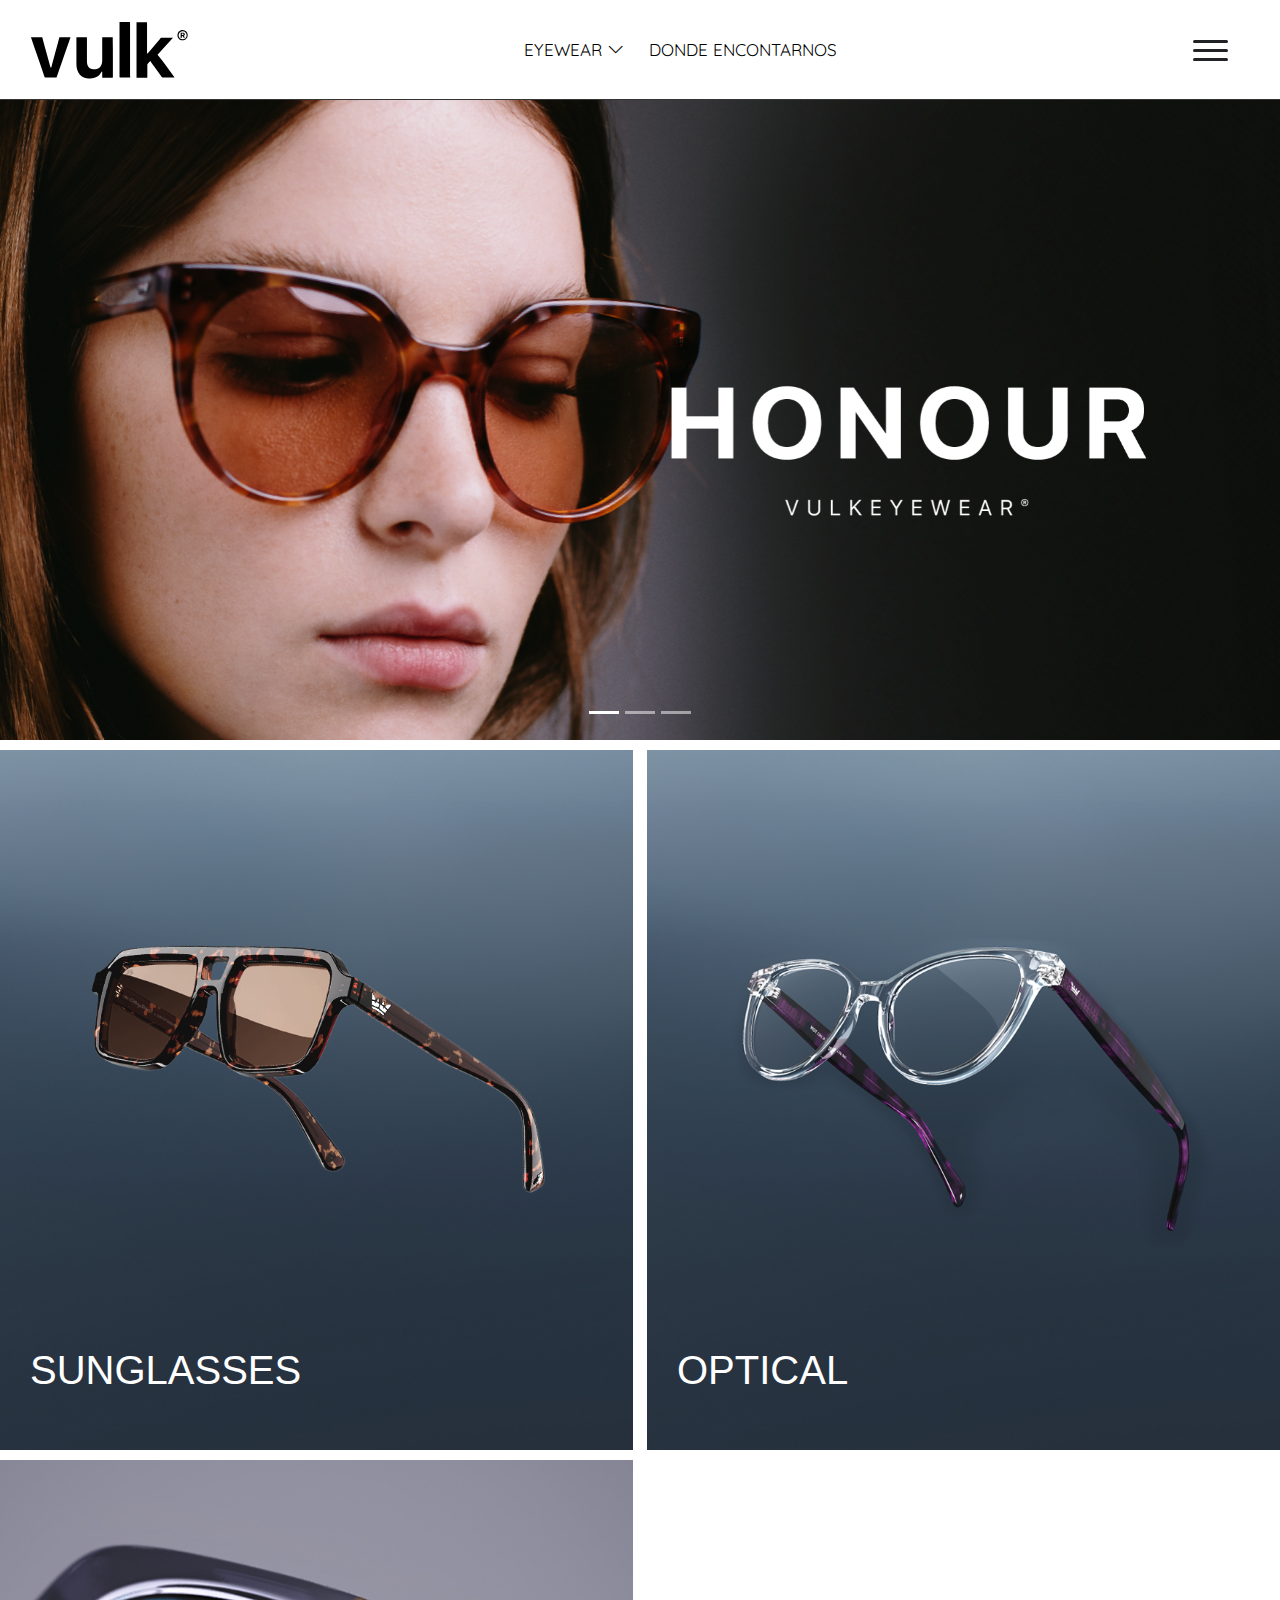
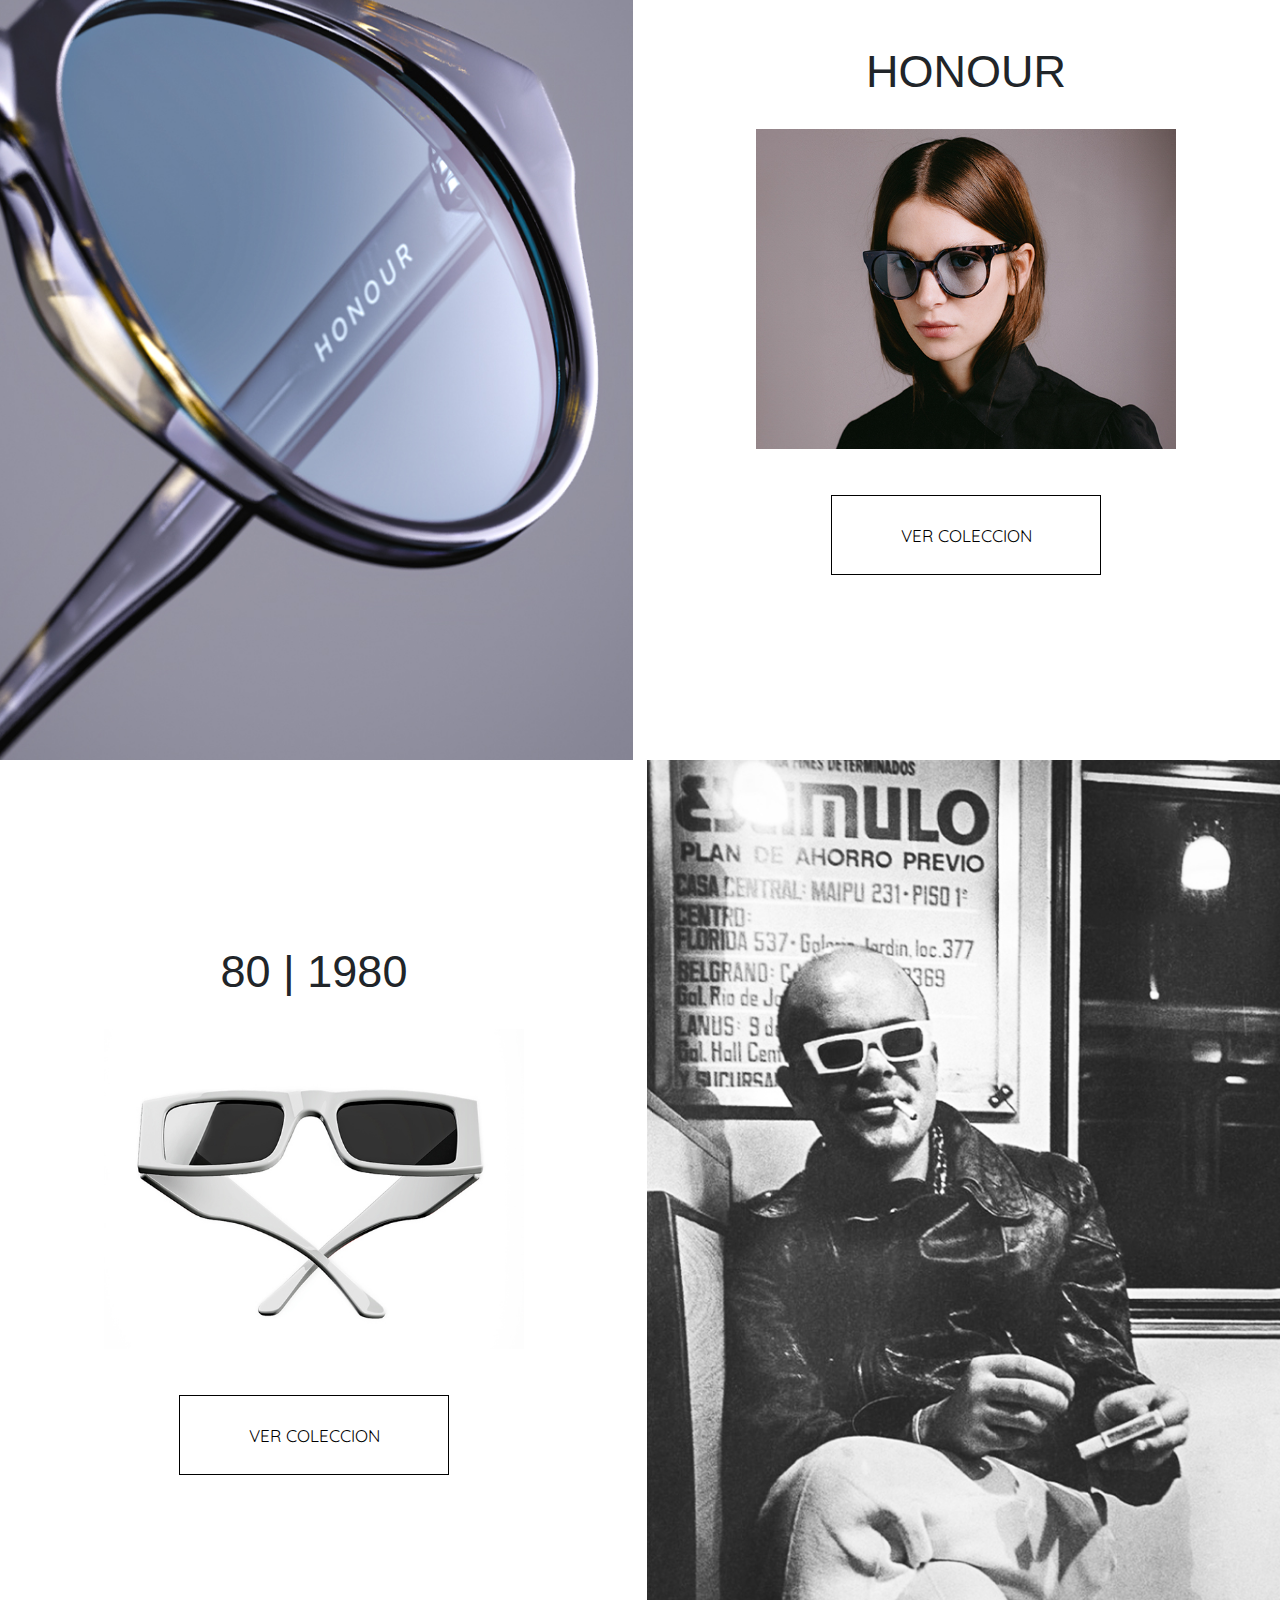
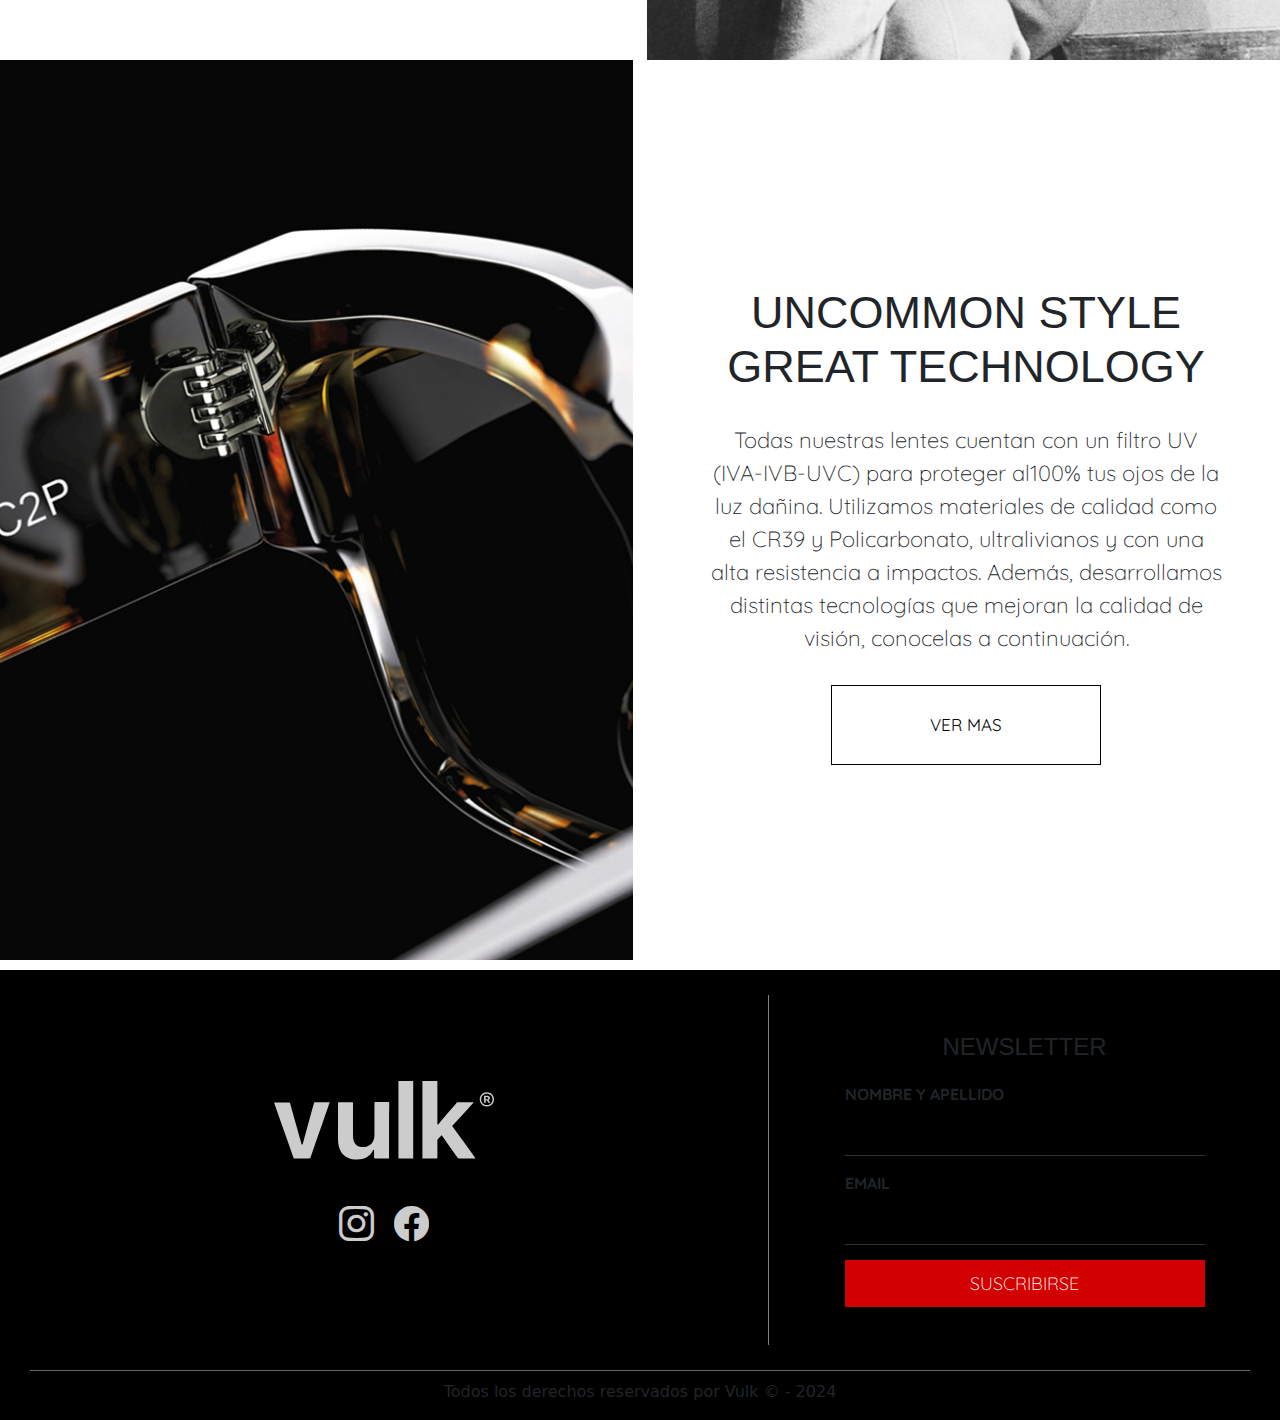
<file: index.html>
<!DOCTYPE html>
<html lang="es">
<head>
    <meta charset="UTF-8">
    <meta name="viewport" content="width=device-width, initial-scale=1.0">
    <link href="https://cdn.jsdelivr.net/npm/bootstrap@5.3.3/dist/css/bootstrap.min.css" rel="stylesheet" integrity="sha384-QWTKZyjpPEjISv5WaRU9OFeRpok6YctnYmDr5pNlyT2bRjXh0JMhjY6hW+ALEwIH" crossorigin="anonymous">
    <link href="https://api.fontshare.com/v2/css?f[]=panchang@700&display=swap" rel="stylesheet">
    <link rel="stylesheet" href="./styles.css">
    <link rel="icon" href="./media/vulkLogo.svg">
    <title>Vulk</title>
</head>
<body>
   
    <nav class="navbar">
        <div class="logo">
            <a href="./index.html"><img src="./media/vulkLogo.svg" alt="" srcset=""></a>
        </div>
        <div class="links">
            <a href="./productos.html">eyewear <i class="bi bi-chevron-down"></i></a>
            <a href="#">donde encontarnos</a>
        </div>
        <div class="menu-icon" id="menu-icon">
            <div class="bar"></div>
            <div class="bar"></div>
            <div class="bar"></div>
        </div>
        <div class="menu" id="menu">
            <div class="nav-grid">
                <img src="./media/imgmenu.jpg" alt="" srcset="">
                <span class="span-grid">/ NEW MODEL</span>
                <h1 class="title-grid">SEXINESS BY SAMOT</h1>
            </div>
            <div class="nav-grid">
                <span class="span-grid">/ PRODUCTOS</span>
                <a href="./productos.html"><h3 class="productos-grid">EYEWEAR</h3></a>
                <a href="./productos.html"><h3 class="productos-grid">COLECCIONES</h3></a> 
            </div>
            <div class="nav-grid">
                <span class="span-grid">/ ABOUT US</span>
                <h3 class="about-grid">TECNOLOGIA</h3>
                <h3 class="about-grid">SOBRE NOSOTROS</h3>
                <h3 class="about-grid">DONDE ENCONTRARNOS</h3>
            </div>
            <div class="nav-grid">
                <span class="span-grid">/ CONTACTO</span>
                <a href="./contacto.html"><h3 class="contacto-grid">CONTACTO</h3></a> 
                <h3 class="contacto-grid">CUSTOMER SERVICE</h3>
            </div>
        </div>
    </nav>

    <div id="carouselExampleIndicators" class="carousel slide">
        <div class="carousel-indicators">
          <button type="button" data-bs-target="#carouselExampleIndicators" data-bs-slide-to="0" class="active" aria-current="true" aria-label="Slide 1"></button>
          <button type="button" data-bs-target="#carouselExampleIndicators" data-bs-slide-to="1" aria-label="Slide 2"></button>
          <button type="button" data-bs-target="#carouselExampleIndicators" data-bs-slide-to="2" aria-label="Slide 3"></button>
        </div>
        <div class="carousel-inner">
          <div class="carousel-item active">
            <img src="./media/honour.png" class="d-block w-100" alt="...">
          </div>
          <div class="carousel-item">
            <img src="./media/eyewhere.jpg" class="d-block w-100" alt="...">
          </div>
          <div class="carousel-item">
            <img src="./media/sexiness.jpg" class="d-block w-100" alt="...">
          </div>
        </div>
    </div>

    <section class="glass">
        <div class="glass-row">
            <div class="dark-glass">
                <img src="./media/sunglass.jpg" alt="" srcset="">
                <a href="#" class="sunglass">SUNGLASSES</a>
            </div>
        
            <div class="optical-glass">
                <img src="./media/optical.jpg" alt="" srcset="">
                <a href="#" class="optical">OPTICAL</a>
            </div>
        </div>
    </section>

    <div class="container-fluid">
        <div class="row align-item-center">
            <div class="col-md-6 honour-img">
                <img src="./media/coleccionH.jpg" alt="" srcset="" class="img-fluid cover-image">
            </div>
            <div class="col-md-6 text-center honour-container">
                <h1 class="title-coleccion">HONOUR</h1>
                <img src="./media/coleccionHperfil.jpg" alt="" srcset="" class="img-fluid mb-3">
                    <a href="#"  class="btn-coleccion"> VER COLECCION</a>
            </div>
        </div>
    </div>

    <div class="container-fluid">
        <div class="row align-item-center">
            <div class="col-md-6 lucacontainer">
                <h1 class="title-coleccion">80 | 1980</h1>
                <img src="./media/glassluca.jpg" alt="" srcset="" class="img-fluid mb-3">
                <a href="#"  class="btn-coleccion"> VER COLECCION</a>
            </div>
            <div class="col-md-6 text-center glassluca">
                <img src="./media/lucacoleccion.jpg" alt="" srcset="" class="img-fluid cover-image">
            </div>
        </div>
    </div>

    <div class="container-fluid">
        <div class="row align-item-center">
            <div class="col-md-6 honour-img">
                <img src="./media/tech.jpg" alt="" srcset="" class="img-fluid cover-image">
            </div>
            <div class="col-md-6 text-center tech-container">
                <h1 class="title-coleccion tech-title">UNCOMMON STYLE GREAT TECHNOLOGY</h1>
                <p class="tech-info">Todas nuestras lentes cuentan con un filtro UV (IVA-IVB-UVC) para proteger al100% tus ojos de la luz dañina. Utilizamos materiales de calidad como el CR39 y Policarbonato, ultralivianos y con una alta resistencia a impactos. Además, desarrollamos distintas tecnologías que mejoran la calidad de visión, conocelas a continuación.</p>
                <a href="#"  class="btn-coleccion"> VER MAS</a>
            </div>
        </div>
    </div>

    <footer class="footer">
        <div class="foot-links">
        <div class="foot-logo">
            <img src="./media/footwhite.svg" alt="" srcset="">
            <div class="foot-social">
                <a href="#"><i class="bi bi-instagram"></i></a>
                <a href="#"><i class="bi bi-facebook"></i></a>
            </div>
        </div>
        <div class="vertical"></div>
        <div class="newsletter">
            <h1 class="title-new">NEWSLETTER</h1>
            <form action="" class="foot-new">
                <label for="name">NOMBRE Y APELLIDO</label>
                    <input type="text" name="name" id="name" required>
                <label for="email">EMAIL</label>
                    <input type="email" name="email" id="email" required>
                <button type="submit">SUSCRIBIRSE</button>
            </form>
        </div>
        </div>
        <div class="foot-line">
            <div class="line"></div>
        </div>
        <div class="foot-copy">
            <p class="derechos">Todos los derechos reservados por Vulk <span>©</span> - 2024</p>
        </div>
    </footer>



    <script src="https://cdn.jsdelivr.net/npm/bootstrap@5.3.3/dist/js/bootstrap.bundle.min.js" integrity="sha384-YvpcrYf0tY3lHB60NNkmXc5s9fDVZLESaAA55NDzOxhy9GkcIdslK1eN7N6jIeHz" crossorigin="anonymous"></script>
    <script src="./main.js"></script>
   
    
</body>
</html>
</file>
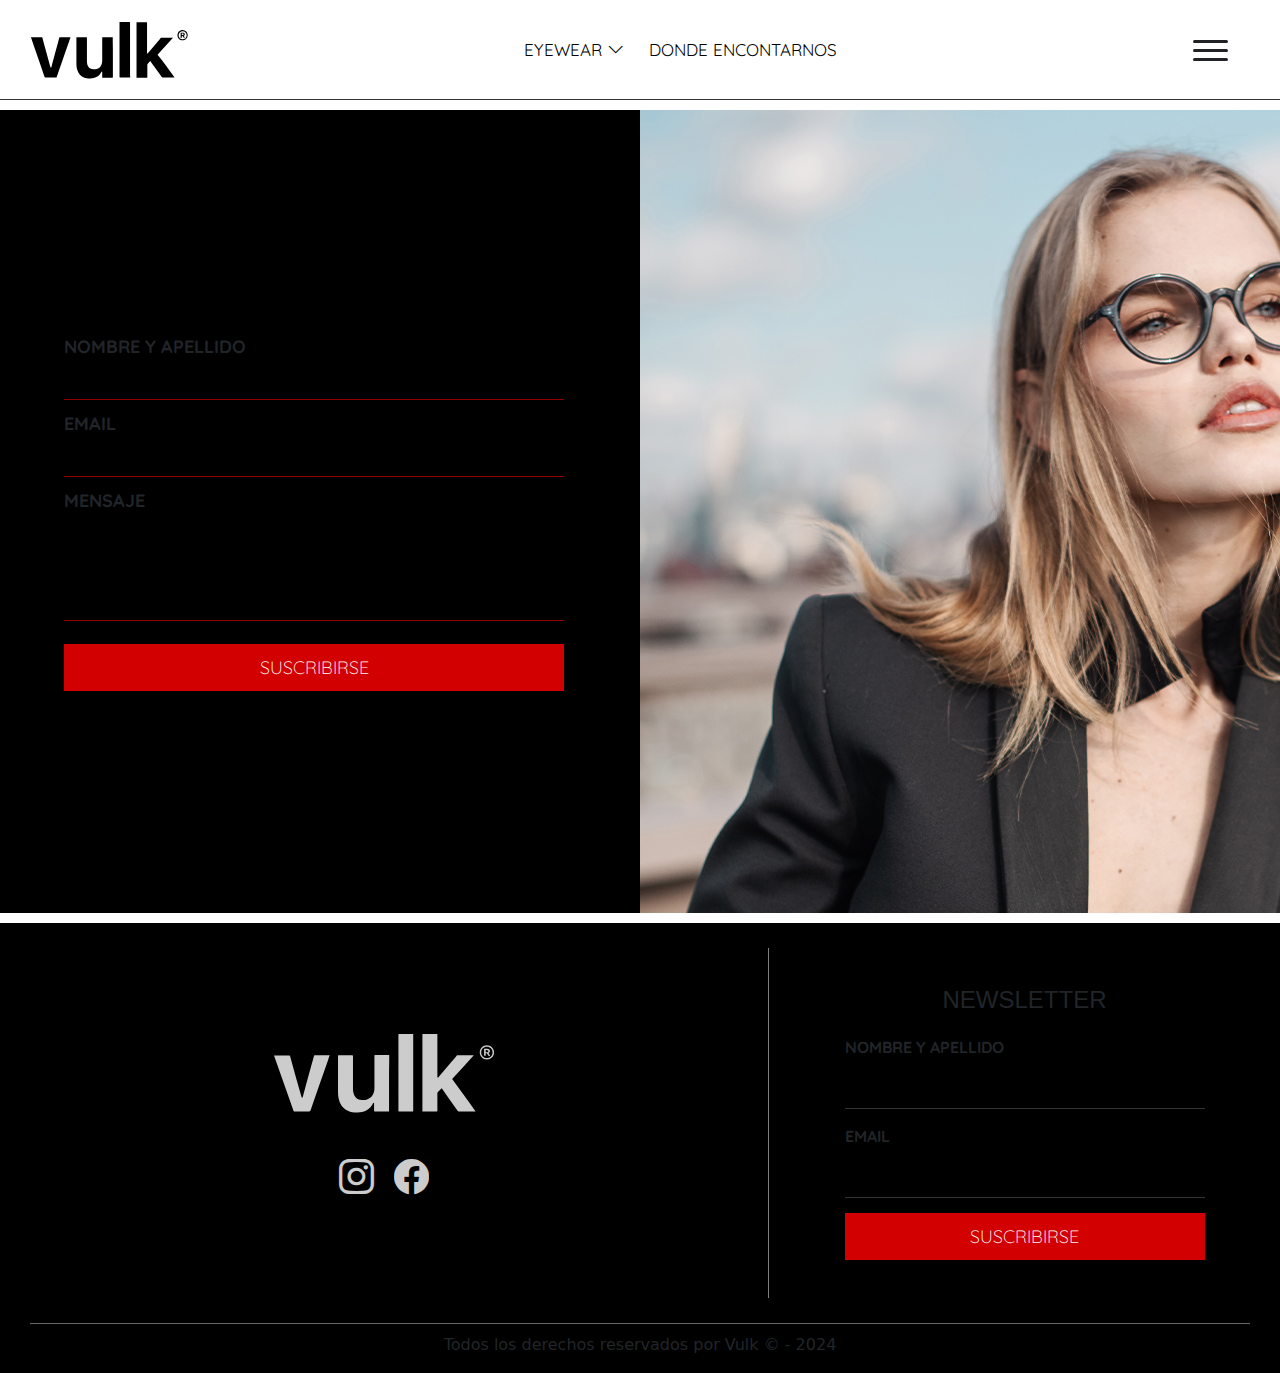
<file: contacto.html>
<!DOCTYPE html>
<html lang="es">
<head>
    <meta charset="UTF-8">
    <meta name="viewport" content="width=device-width, initial-scale=1.0">
    <link href="https://cdn.jsdelivr.net/npm/bootstrap@5.3.3/dist/css/bootstrap.min.css" rel="stylesheet" integrity="sha384-QWTKZyjpPEjISv5WaRU9OFeRpok6YctnYmDr5pNlyT2bRjXh0JMhjY6hW+ALEwIH" crossorigin="anonymous">
    <link href="https://api.fontshare.com/v2/css?f[]=panchang@700&display=swap" rel="stylesheet">
    <link rel="stylesheet" href="./styles.css">
    <link rel="icon" href="./media/vulkLogo.svg">
    <title>Contacto</title>
</head>
<body>

    <nav class="navbar">
        <div class="logo"> 
            <a href="./index.html"><img src="./media/vulkLogo.svg" alt="" srcset=""></a>
        </div>
        <div class="links">
            <a href="#">eyewear <i class="bi bi-chevron-down"></i></a>
            <a href="#">donde encontarnos</a>
        </div>
        <div class="menu-icon" id="menu-icon">
            <div class="bar"></div>
            <div class="bar"></div>
            <div class="bar"></div>
        </div>
        <div class="menu" id="menu">
            <div class="nav-grid">
                <img src="./media/imgmenu.jpg" alt="" srcset="">
                <span class="span-grid">/ NEW MODEL</span>
                <h1 class="title-grid">SEXINESS BY SAMOT</h1>
            </div>
            <div class="nav-grid">
                <span class="span-grid">/ PRODUCTOS</span>
                <h3 class="productos-grid">EYEWEAR</h3>
                <h3 class="productos-grid">COLECCIONES</h3>
            </div>
            <div class="nav-grid">
                <span class="span-grid">/ ABOUT US</span>
                <h3 class="about-grid">TECNOLOGIA</h3>
                <h3 class="about-grid">SOBRE NOSOTROS</h3>
                <h3 class="about-grid">DONDE ENCONTRARNOS</h3>
            </div>
            <div class="nav-grid">
                <span class="span-grid">/ CONTACTO</span>
                <h3 class="contacto-grid">CONTACTO</h3>
                <h3 class="contacto-grid">CUSTOMER SERVICE</h3>
            </div>
        </div>
    </nav>

    <section class="contacto container-fluid">
        <div class="row aling-item-center contact-container">
            <div class="contact-data col-md-6 text-center">
                <form action="" class="contac-form">
                    <label for="name">NOMBRE Y APELLIDO</label>
                        <input type="text" name="name" id="name" required>
                    <label for="email">EMAIL</label>
                        <input type="email" name="email" id="email" required>
                        <label for="message">MENSAJE</label>
                        <textarea id="message" name="message" rows="4" cols="10" required></textarea>
                    <button type="submit">SUSCRIBIRSE</button>
                </form>
            </div>
            <div class="contact-img col-md-6 ">
                <img src="./media/contactF.jpg" alt="" srcset="">
            </div>
        </div>
    </section>

    <footer class="footer">
        <div class="foot-links">
        <div class="foot-logo">
            <img src="./media/footwhite.svg" alt="" srcset="">
            <div class="foot-social">
                <a href="#"><i class="bi bi-instagram"></i></a>
                <a href="#"><i class="bi bi-facebook"></i></a>
            </div>
        </div>
        <div class="vertical"></div>
        <div class="newsletter">
            <h1 class="title-new">NEWSLETTER</h1>
            <form action="" class="foot-new">
                <label for="name">NOMBRE Y APELLIDO</label>
                    <input type="text" name="name" id="name" required>
                <label for="email">EMAIL</label>
                    <input type="email" name="email" id="email" required>
                <button type="submit">SUSCRIBIRSE</button>
            </form>
        </div>
        </div>
        <div class="foot-line">
            <div class="line"></div>
        </div>
        <div class="foot-copy">
            <p class="derechos">Todos los derechos reservados por Vulk <span>©</span> - 2024</p>
        </div>
    </footer>
    
    <script src="https://cdn.jsdelivr.net/npm/bootstrap@5.3.3/dist/js/bootstrap.bundle.min.js" integrity="sha384-YvpcrYf0tY3lHB60NNkmXc5s9fDVZLESaAA55NDzOxhy9GkcIdslK1eN7N6jIeHz" crossorigin="anonymous"></script>
    <script src="./main.js"></script>
    
</body>
</html>
</file>
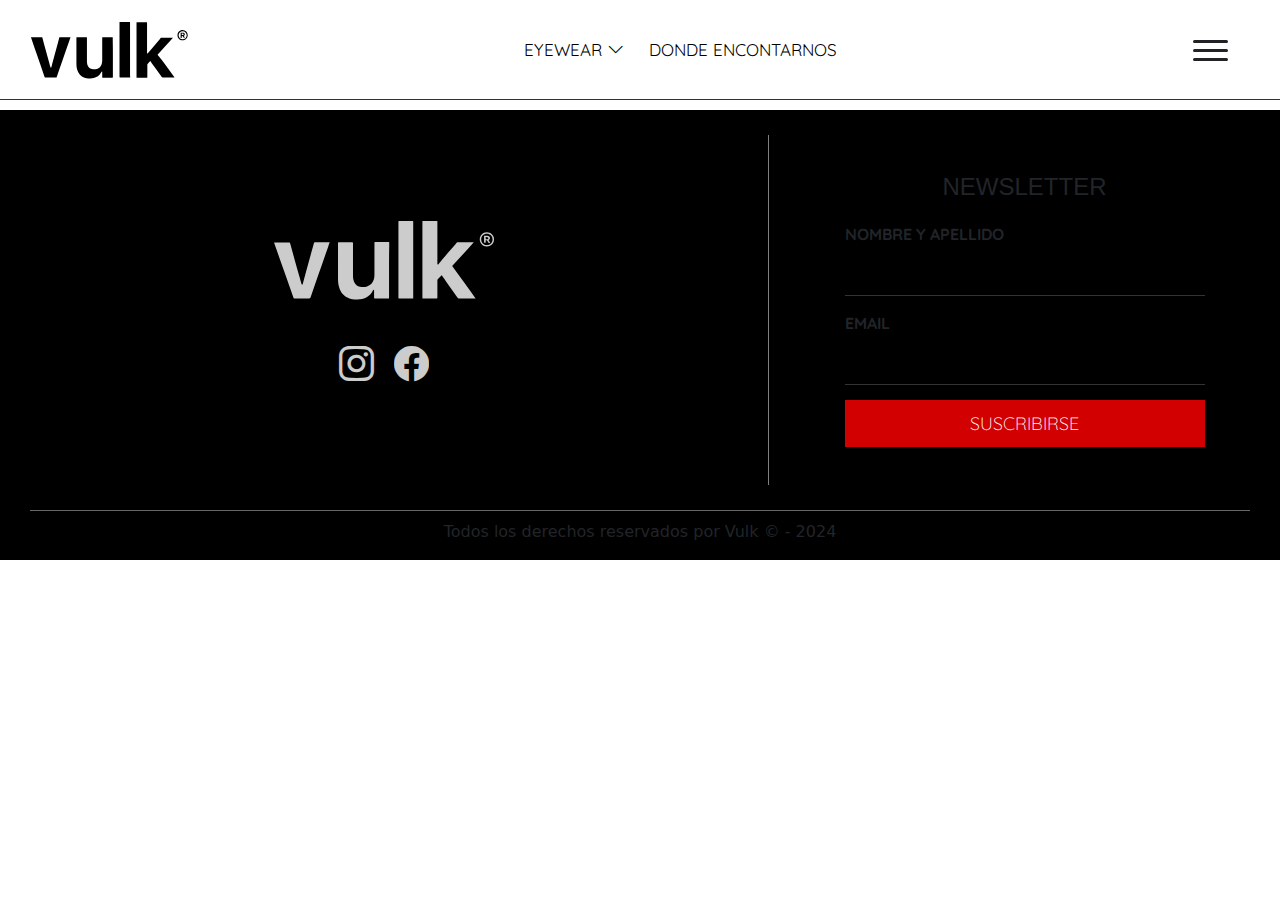
<file: productos.html>
<!DOCTYPE html>
<html lang="es">
<head>
    <meta charset="UTF-8">
    <meta name="viewport" content="width=device-width, initial-scale=1.0">
    <link href="https://cdn.jsdelivr.net/npm/bootstrap@5.3.3/dist/css/bootstrap.min.css" rel="stylesheet" integrity="sha384-QWTKZyjpPEjISv5WaRU9OFeRpok6YctnYmDr5pNlyT2bRjXh0JMhjY6hW+ALEwIH" crossorigin="anonymous">
    <link href="https://api.fontshare.com/v2/css?f[]=panchang@700&display=swap" rel="stylesheet">
    <link rel="stylesheet" href="styles.css">
    <link rel="icon" href="./media/vulkLogo.svg">
    <title>EYEWEAR</title>
</head>
<body>

    <nav class="navbar">
        <div class="logo">
            <a href="./index.html"><img src="./media/vulkLogo.svg" alt="" srcset=""></a>
        </div>
        <div class="links">
            <a href="#">eyewear <i class="bi bi-chevron-down"></i></a>
            <a href="#">donde encontarnos</a>
        </div>
        <div class="menu-icon" id="menu-icon">
            <div class="bar"></div>
            <div class="bar"></div>
            <div class="bar"></div>
        </div>
        <div class="menu" id="menu">
            <div class="nav-grid">
                <img src="./media/imgmenu.jpg" alt="" srcset="">
                <span class="span-grid">/ NEW MODEL</span>
                <h1 class="title-grid">SEXINESS BY SAMOT</h1>
            </div>
            <div class="nav-grid">
                <span class="span-grid">/ PRODUCTOS</span>
                <h3 class="productos-grid">EYEWEAR</h3>
                <h3 class="productos-grid">COLECCIONES</h3>
            </div>
            <div class="nav-grid">
                <span class="span-grid">/ ABOUT US</span>
                <h3 class="about-grid">TECNOLOGIA</h3>
                <h3 class="about-grid">SOBRE NOSOTROS</h3>
                <h3 class="about-grid">DONDE ENCONTRARNOS</h3>
            </div>
            <div class="nav-grid">
                <span class="span-grid">/ CONTACTO</span>
                <h3 class="contacto-grid">CONTACTO</h3>
                <h3 class="contacto-grid">CUSTOMER SERVICE</h3>
            </div>
        </div>
    </nav>

    <footer class="footer">
        <div class="foot-links">
        <div class="foot-logo">
            <img src="./media/footwhite.svg" alt="" srcset="">
            <div class="foot-social">
                <a href="#"><i class="bi bi-instagram"></i></a>
                <a href="#"><i class="bi bi-facebook"></i></a>
            </div>
        </div>
        <div class="vertical"></div>
        <div class="newsletter">
            <h1 class="title-new">NEWSLETTER</h1>
            <form action="" class="foot-new">
                <label for="name">NOMBRE Y APELLIDO</label>
                    <input type="text" name="name" id="name" required>
                <label for="email">EMAIL</label>
                    <input type="email" name="email" id="email" required>
                <button type="submit">SUSCRIBIRSE</button>
            </form>
        </div>
        </div>
        <div class="foot-line">
            <div class="line"></div>
        </div>
        <div class="foot-copy">
            <p class="derechos">Todos los derechos reservados por Vulk <span>©</span> - 2024</p>
        </div>
    </footer>
    
    <script src="https://cdn.jsdelivr.net/npm/bootstrap@5.3.3/dist/js/bootstrap.bundle.min.js" integrity="sha384-YvpcrYf0tY3lHB60NNkmXc5s9fDVZLESaAA55NDzOxhy9GkcIdslK1eN7N6jIeHz" crossorigin="anonymous"></script>
    <script src="./main.js"></script>

</body>
</html>
</file>
<file: styles.css>
@import url("https://cdn.jsdelivr.net/npm/bootstrap-icons@1.11.3/font/bootstrap-icons.min.css");
@import url('https://fonts.googleapis.com/css2?family=Londrina+Solid:wght@100;300;400;900&family=Quicksand:wght@300..700&display=swap');

*{
    margin: 0;
    padding: 0;
    box-sizing: border-box;
}
/*===NAVBAR===*/
.navbar{
    display: flex;
    justify-content: space-between;
    align-items: center;
    width: 100%;
    height: 100px;
    padding: 10px 30px;
    border-bottom: .5px solid #333;
}

.logo img{
    height: 60px;
}

.links a{
    padding: 0 10px;
    color: black;
    text-decoration: none;
    font-family: "Quicksand", sans-serif;
    text-transform: uppercase;
    font-weight: 400;
    font-size: 17px;
}

.menu-icon {
    display: flex;
    flex-direction: column;
    justify-content: center;
    align-items: center;
    cursor: pointer;
    width: 80px;
    height: 80px;
    transition: all 0.3s ease;
    gap: 6px;
    opacity: .9;
}

.menu-icon .bar {
   position: relative;
   width: 35px;
   height: 3px;
   background-color: #080b0e;
   border-radius: 10px;
}

.menu {
    list-style: none;
    margin: 0;
    padding: 0;
    background: white;
    font-family: "Quicksand", sans-serif;
    position: absolute;
    top: 90px;
    right: 0;
    width: 100%;
    display: none;
    border-bottom: .5px solid rgb(33, 32, 32);
    z-index: 5;
}

.nav-grid{
    display: grid;
    align-content: start;
    align-items: center;
    padding: 10px 30px;
    width: 33.3%;
}

.nav-grid a{
    text-decoration: none;
    color: #000;
    transition: .4s ease;
}

.nav-grid a:hover{
    color: #ff0000d2;
}

.span-grid{
    font-weight: 500;
    opacity: .7;
    margin-top: 15px;
    padding: 7px;
}

.productos-grid, .about-grid, .contacto-grid{
    font-weight: 300;
    padding: 8px;
    font-size: 21px;
}

.nav-grid img{
    height: 350px;
    width: 270px;
}

.title-grid{
    font-family: 'Panchang', sans-serif;
    font-size: 30px;
    font-weight: 900;
}

.menu.show {
    display: flex;
}

.menu-icon .bar:nth-child(1){
    top: 0;
    transform: rotate(0);
    transition: top 0.2s ease, transform 0.4s ease;
}

.menu-icon .bar:nth-child(2){
    opacity: 1;
    visibility: visible;
    transition: all 0.2s ease;
}

.menu-icon .bar:nth-child(3){
    top: 0;
    transform: rotate(0);
    transition: top 0.2s ease, transform 0.4s ease;
}

.menu-icon.change .bar:nth-child(1) {
    transform: rotate(45deg);
    top: 19px;
}

.menu-icon.change .bar:nth-child(2) {
    opacity: 0;
    visibility: hidden;
}

.menu-icon.change .bar:nth-child(3) {
    transform: rotate(-45deg) ;
    top: 1px;
}

/*===GLASSES===*/

.glass{
    width: 100%;
    margin: 10px 0px;
}

.glass-row {
    display: flex;
    justify-content: space-between;
    width: 100%;
}

.dark-glass, .optical-glass {
    width: calc(50% - 7px);
    position: relative;
    overflow: hidden;
}

.dark-glass img, .optical-glass img {
    width: 100%;
    height: 700px;
    transition: .4s ease;
    object-fit: cover;
}

.dark-glass img:hover, .optical-glass img:hover{
    transform: scale(1.2);
}

.dark-glass {
    margin-right: 10px; 
}

.sunglass, .optical {
    text-decoration: none;
    text-align: center;
    margin-top: 10px;
    position: absolute;
    z-index: 1;
    bottom: 50px;
    left: 30px;
    color: rgb(255, 255, 255);
    font-family: 'Panchang', sans-serif;
    font-size: 40px;
    transition: .4s ease;
}

.sunglass:hover, .optical:hover{
    color: black;
}

/*===COLECCIONES===*/

.col-md-6{
    padding: 0px 7px;
}

.honour-img img, .glassluca img{
    width: 100%;
    height: 900px;
    object-fit: cover;
}


.honour-container{
    display: flex;
    flex-direction: column;
    justify-content: center;
    align-items: center;
}

.title-coleccion{
    margin-bottom: 30px;
    font-family: 'Panchang', sans-serif;
    font-size: 45px;
}

.container-fluid{
    padding: 0;
    overflow: hidden;
}

.honour-container img{
    width: 420px;
    height: 320px;
}

.btn-coleccion{
    margin-top: 30px;
    border: .5px solid black;
    outline: none;
    height: 80px;
    width: 270px;
    background: #ffffff;
    color: #000;
    transition: .3s ease;
    text-decoration: none;
    display: flex;
    justify-content: center;
    align-items: center;
    font-family: "Quicksand", sans-serif;
    text-transform: uppercase;
    font-weight: 400;
    font-size: 17px;
    transition: .7s ease;
}

.btn-coleccion:hover{
    background: #080b0e;
    color: #ffffff;
}

.lucacontainer{
    display: flex;
    flex-direction: column;
    justify-content: center;
    align-items: center;
}

.lucacontainer img{
    width: 420px;
    height: 320px;
}

.tech-container{
    display: flex;
    flex-direction: column;
    justify-content: center;
    align-items: center;
}

.tech-title{
    margin: 30px 30px;
    padding: 0 30px;
}

.tech-info{
    font-family: "Quicksand", sans-serif;
    font-weight: 300;
    font-size: 22px;
    margin: 0 30px;
    padding: 0 30px;
}

/*===FOOTER===*/

.footer{
    width: 100%;
    height: 450px;
    margin-top: 10px;
    background-color: #000;
    display: flex;
    flex-direction: column;
}

.foot-links{
    display: flex;
    justify-content: space-between;
    align-items: center;
    width: 100%;
}

.foot-logo{
    display: flex;
    flex-direction: column;
    justify-content: center;
    align-items: center;
    max-width: 60%;
    width:  100%;
    height: 400px;
    row-gap: 30px;
}

.vertical{
    max-width: 5%;
   width: 1px;
   height: 350px;
   background: #ffffff;
   opacity: .5;
}

.foot-line{
    width: 100%;
    height: 10px;
    padding: 0 30px;
}

.line{
    height: 1px;
    width: 100%;
    background: #ffffff;
    opacity: .4;
}

.newsletter {
    width: 100%;
    max-width: 400px; 
    margin: 0 auto; 
    padding: 20px;
}

.title-new {
    text-align: center;
    font-size: 24px;
    font-family: 'Panchang', sans-serif;
    margin-bottom: 20px;
}

.foot-new {
    display: flex;
    flex-direction: column;
}

.foot-new label {
    margin-bottom: 5px;
    font-weight: bold;
    font-family:  "Quicksand", sans-serif;
}

.foot-new input {
    margin-bottom: 15px;
    padding: 10px;
    background:#000;
    outline: none;
    border: none;
    border-bottom: 1px solid #333;
}

.foot-new button {
    padding: 10px;
    background-color: #ff0000d2;
    color: white;
    outline: none;
    border: none;
    cursor: pointer;
    font-family:  "Quicksand", sans-serif;
    font-weight: 200;
    font-size: 18px;
    transition: .4s ease;
}

.foot-new button:hover {
    background-color: #ffffff;
    color: #000;
}

.foot-logo img{
    height: 80px;
    background: #000000;
    opacity: .8;
}

.foot-social{
    display: flex;
    width: 100px;
    height: 70px;
    justify-content: space-between;
    align-items: center;
}

.foot-social a{
   font-size: 35px;
   padding: 5px;
   text-decoration: none;
   color: #ffffff;
   opacity: .8;
}

.foot-copy{
    display: flex;
    justify-content: center;
    align-items: center;
}

/*===CONTACTO===*/
.contact-container{
    margin-top: 10px ;
}

.contact-data, .contact-img{
    padding: 0;
}

.contact-data{
    display: flex;
    justify-content: center;
    align-items: center;
    background: #000000;
}

.contac-form{
    display: flex;
    flex-direction: column;
    gap: 10px;
    width: 500px;
}

.contac-form label{
    display: flex;
    align-items: flex-start;
    font-family:  "Quicksand", sans-serif;
    font-weight: bold;
    font-size: 18px;
}

.contac-form input{
    background: #000000;
    border: none;
    outline: none;
    border-bottom: 1px solid #ff0000d2 ;
    opacity: .7;
    color: #ffffff;
    padding-bottom: 5px;
}

.contac-form textarea{
    background: #000000;
    border: none;
    outline: none;
    border-bottom: 1px solid #ff0000d2;
    opacity: .7;
    resize: none;
    color: #ffffff;
}

.contac-form button{
    margin-top: 13px;
    padding: 10px;
    background-color: #ff0000d2;
    color: white;
    outline: none;
    border: none;
    cursor: pointer;
    font-family:  "Quicksand", sans-serif;
    font-weight: 200;
    font-size: 18px;
    transition: .4s ease;
}

.contac-form button:hover {
    background-color: #ffffff;
    color: #000;
}
</file>
